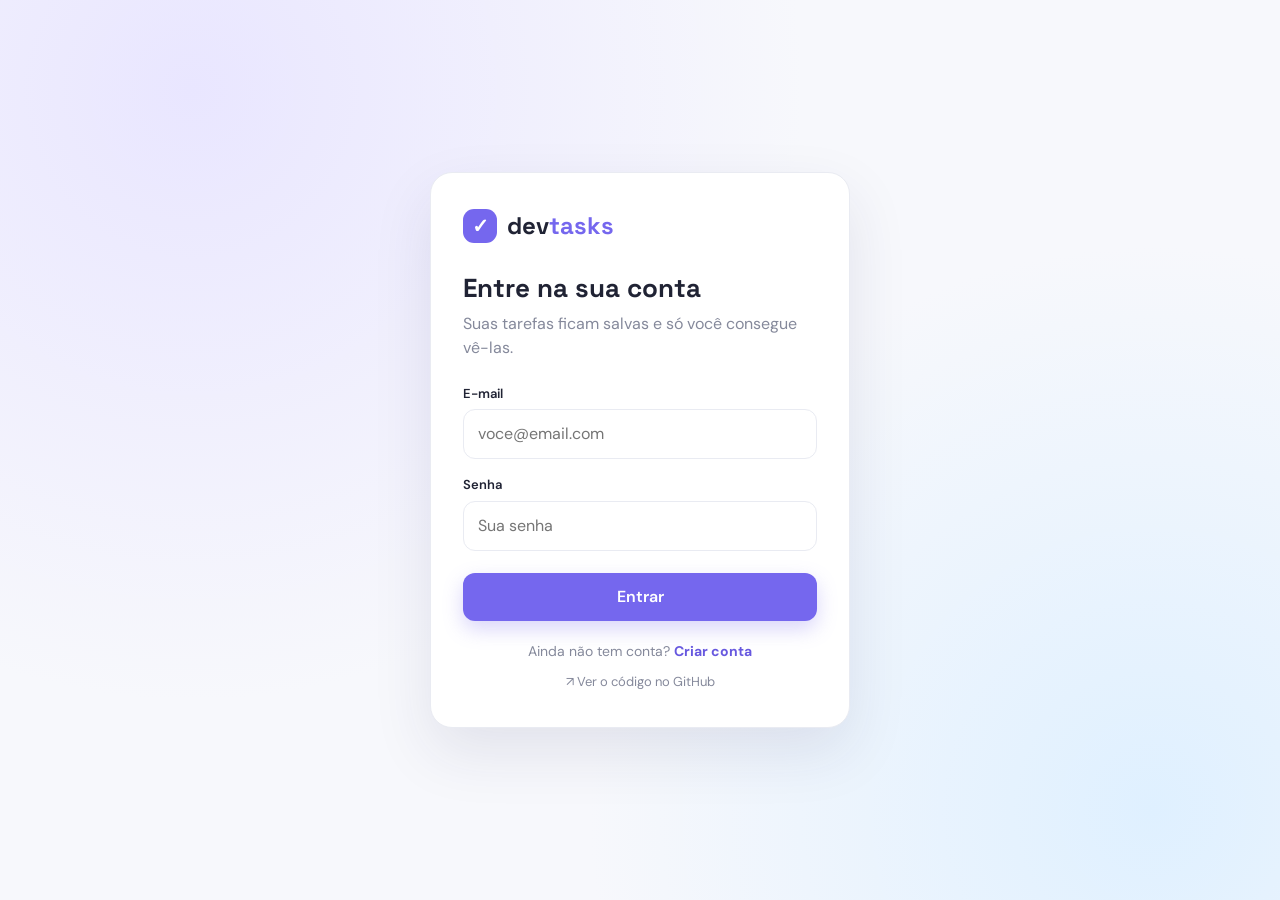
<file: index.html>
<!DOCTYPE html>
<html lang="pt-BR">
<head>
  <meta charset="UTF-8">
  <meta name="viewport" content="width=device-width, initial-scale=1.0">
  <title>DevTasks — Gestão de tarefas</title>
  <meta name="description" content="DevTasks: gerenciador de tarefas com API REST em Java, Spring Boot, JWT e MySQL.">
  <link rel="icon" href="favicon.svg" type="image/svg+xml">
  <link rel="preconnect" href="https://fonts.googleapis.com">
  <link rel="preconnect" href="https://fonts.gstatic.com" crossorigin>
  <link href="https://fonts.googleapis.com/css2?family=DM+Sans:wght@400;500;600;700&family=Space+Grotesk:wght@500;600;700&display=swap" rel="stylesheet">
  <link rel="stylesheet" href="css/style.css">
</head>
<body>

  <!-- aparece só no modo demonstração (GitHub Pages) -->
  <div id="demoBanner" class="demo-banner" role="note" hidden>
    <strong>Modo demonstração:</strong> seus dados ficam só neste navegador. A versão completa roda com API Java (Spring Boot + JWT + MySQL) —
    <a href="https://github.com/ViniZiano/Devtasks" target="_blank" rel="noreferrer">veja o código ↗</a>
  </div>

  <!-- aparece só se o servidor gratuito estiver dormindo e demorar para responder -->
  <div id="wakeNotice" class="demo-banner wake-notice" role="status" aria-live="polite" hidden>
    ⏳ <strong>Acordando o servidor…</strong> O plano gratuito hiberna depois de 15 minutos sem uso, então a primeira resposta leva cerca de 1 minuto.
    Quer ver agora? <a href="?demo">Abra a demonstração</a>.
  </div>

  <!-- ============ TELA DE ENTRADA (login / cadastro) ============ -->
  <main id="authView" class="auth" hidden>
    <section class="auth-card">
      <div class="brand"><span class="brand-mark">✓</span><span>dev<span>tasks</span></span></div>
      <h1 id="authTitle">Entre na sua conta</h1>
      <p class="muted" id="authSubtitle">Suas tarefas ficam salvas e só você consegue vê-las.</p>

      <form id="authForm" novalidate>
        <label class="field" id="nomeField" hidden>
          <span>Nome</span>
          <input id="nome" type="text" autocomplete="name" placeholder="Como quer ser chamado">
        </label>
        <label class="field">
          <span>E-mail</span>
          <input id="email" type="email" autocomplete="email" placeholder="voce@email.com" required>
        </label>
        <label class="field">
          <span>Senha</span>
          <input id="senha" type="password" autocomplete="current-password" placeholder="Sua senha" required>
        </label>
        <p class="form-error" id="authError" role="alert" hidden></p>
        <button class="primary full" id="authSubmit" type="submit">Entrar</button>
      </form>

      <p class="switch">
        <span id="switchText">Ainda não tem conta?</span>
        <button class="link-btn" id="switchBtn" type="button">Criar conta</button>
      </p>
      <a class="repo-link" href="https://github.com/ViniZiano/Devtasks" target="_blank" rel="noreferrer">↗ Ver o código no GitHub</a>
    </section>
  </main>

  <!-- ============ APLICAÇÃO (precisa estar logado) ============ -->
  <div id="appView" class="app" hidden>
    <header class="topbar">
      <div class="brand"><span class="brand-mark">✓</span><span>dev<span>tasks</span></span></div>
      <div class="top-actions">
        <a class="text-link" href="https://github.com/ViniZiano/Devtasks" target="_blank" rel="noreferrer">GitHub ↗</a>
        <div class="avatar" id="avatar" aria-hidden="true">V</div>
        <button class="ghost" id="logoutBtn" type="button">Sair</button>
      </div>
    </header>

    <main class="content">
      <section class="hero">
        <div>
          <p class="eyebrow" id="today"></p>
          <h1>Olá, <span id="userName">você</span> ✦</h1>
          <p class="muted">Organize seu trabalho. Conquiste seus objetivos.</p>
        </div>
        <button class="primary" id="newTaskBtn" type="button">＋ Nova tarefa</button>
      </section>

      <section class="stats" aria-label="Resumo">
        <article class="stat-card"><div class="stat-icon purple">▤</div><div><p>Total</p><h2 id="total">0</h2></div></article>
        <article class="stat-card"><div class="stat-icon orange">◷</div><div><p>Em andamento</p><h2 id="doing">0</h2></div></article>
        <article class="stat-card"><div class="stat-icon green">✓</div><div><p>Concluídas</p><h2 id="done">0</h2></div></article>
        <article class="stat-card"><div class="stat-icon blue">◉</div><div><p>Taxa de conclusão</p><h2 id="rate">0%</h2><div class="mini-progress"><span id="rateBar"></span></div></div></article>
      </section>

      <section class="panel">
        <div class="panel-heading">
          <div><h3>Minhas tarefas</h3><p class="muted">Clique no círculo para concluir; clique no título para editar.</p></div>
        </div>
        <div class="filters" role="tablist">
          <button class="filter active" data-filter="ALL" type="button">Todas</button>
          <button class="filter" data-filter="TODO" type="button">A fazer</button>
          <button class="filter" data-filter="DOING" type="button">Em andamento</button>
          <button class="filter" data-filter="DONE" type="button">Concluídas</button>
        </div>
        <p class="form-error" id="appError" role="alert" hidden></p>
        <div id="taskList" class="task-list" aria-live="polite"></div>
        <p class="empty" id="empty" hidden></p>
      </section>
    </main>
  </div>

  <!-- ============ CRIAR / EDITAR TAREFA ============ -->
  <dialog id="taskDialog">
    <form id="taskForm" method="dialog" novalidate>
      <h3 id="dialogTitle">Nova tarefa</h3>
      <label class="field">
        <span>Título</span>
        <input id="titulo" type="text" maxlength="120" placeholder="O que precisa ser feito?" required>
      </label>
      <label class="field">
        <span>Descrição <small>(opcional)</small></span>
        <textarea id="descricao" rows="3" maxlength="500" placeholder="Detalhes, links, observações…"></textarea>
      </label>
      <label class="field">
        <span>Status</span>
        <select id="statusSelect">
          <option value="TODO">A fazer</option>
          <option value="DOING">Em andamento</option>
          <option value="DONE">Concluída</option>
        </select>
      </label>
      <p class="form-error" id="dialogError" role="alert" hidden></p>
      <div class="dialog-actions">
        <button class="danger" id="deleteBtn" type="button" hidden>Excluir</button>
        <span class="spacer"></span>
        <button class="ghost" id="cancelBtn" type="button">Cancelar</button>
        <button class="primary" id="saveBtn" type="submit">Salvar</button>
      </div>
    </form>
  </dialog>

  <script src="js/config.js"></script>
  <script src="js/demo-api.js"></script>
  <script src="js/app.js"></script>
</body>
</html>
</file>
<file: css/style.css>
:root{
  --brand:#7567ee; --brand-dark:#6758df; --brand-soft:#f0efff;
  --ink:#202334; --muted:#85899b; --line:#e9ebf2; --bg:#f7f8fc; --card:#fff;
  --green:#2fb87a; --orange:#f0a13a; --blue:#4a90e2; --red:#e5484d;
}
*{box-sizing:border-box}
[hidden]{display:none!important}
body{margin:0;background:var(--bg);color:var(--ink);font-family:"DM Sans",system-ui,sans-serif;line-height:1.5}
button,input,select,textarea{font:inherit;color:inherit}
button{cursor:pointer;border:0}
h1,h2,h3{font-family:"Space Grotesk","DM Sans",sans-serif;margin:0}
.muted{color:var(--muted);margin:4px 0 0}

/* marca */
.brand{font:700 24px "Space Grotesk",sans-serif;display:flex;align-items:center;gap:10px}
.brand span span{color:var(--brand)}
.brand-mark{display:grid;place-items:center;width:34px;height:34px;border-radius:11px;background:var(--brand);color:#fff;font-size:20px}

/* botões */
.primary{background:var(--brand);color:#fff;padding:12px 22px;border-radius:12px;font-weight:600;box-shadow:0 8px 20px rgba(117,103,238,.28);transition:.15s}
.primary:hover{background:var(--brand-dark);transform:translateY(-1px)}
.primary:disabled{opacity:.6;cursor:wait;transform:none}
.primary.full{width:100%;margin-top:6px}
.ghost{background:transparent;border:1px solid var(--line);padding:10px 18px;border-radius:12px;font-weight:600;color:var(--muted)}
.ghost:hover{background:var(--brand-soft);color:var(--brand-dark);border-color:transparent}
.danger{background:#fdecec;color:var(--red);padding:10px 18px;border-radius:12px;font-weight:600}
.danger:hover{background:#fbd9da}
.link-btn{background:none;color:var(--brand-dark);font-weight:700;padding:0}
.text-link{color:var(--muted);text-decoration:none;font-weight:600;font-size:14px}
.text-link:hover{color:var(--brand-dark)}
button:focus-visible,a:focus-visible,input:focus-visible,select:focus-visible,textarea:focus-visible{outline:3px solid rgba(117,103,238,.45);outline-offset:2px}

/* formulários */
.field{display:block;margin-bottom:16px}
.field>span{display:block;font-size:13px;font-weight:600;margin-bottom:6px}
.field small{color:var(--muted);font-weight:500}
.field input,.field select,.field textarea{width:100%;padding:12px 14px;border:1px solid var(--line);border-radius:12px;background:#fff;resize:vertical}
.field input:focus,.field select:focus,.field textarea:focus{border-color:var(--brand)}
.form-error{background:#fdecec;color:#b42318;border-radius:10px;padding:10px 14px;font-size:14px;margin:0 0 14px}

/* login */
.auth{min-height:100vh;display:grid;place-items:center;padding:24px;background:radial-gradient(circle at 15% 10%,#e9e6ff 0,transparent 45%),radial-gradient(circle at 90% 90%,#dff0ff 0,transparent 40%),var(--bg)}
.auth-card{width:100%;max-width:420px;background:var(--card);border:1px solid var(--line);border-radius:22px;padding:36px 32px;box-shadow:0 24px 60px rgba(40,40,90,.1)}
.auth-card .brand{margin-bottom:26px}
.auth-card h1{font-size:26px}
.auth-card form{margin-top:24px}
.switch{text-align:center;color:var(--muted);font-size:14px;margin:20px 0 6px}
.repo-link{display:block;text-align:center;font-size:13px;color:var(--muted);text-decoration:none;margin-top:10px}
.repo-link:hover{color:var(--brand-dark)}

/* app */
.topbar{height:72px;background:#fff;border-bottom:1px solid var(--line);display:flex;align-items:center;justify-content:space-between;padding:0 max(20px,5%)}
.top-actions{display:flex;align-items:center;gap:16px}
.avatar{width:38px;height:38px;border-radius:50%;background:var(--brand-soft);color:var(--brand-dark);display:grid;place-items:center;font-weight:700}
.content{max-width:1000px;margin:0 auto;padding:32px 20px 60px}
.hero{display:flex;justify-content:space-between;align-items:center;gap:20px;flex-wrap:wrap;margin-bottom:28px}
.eyebrow{font-size:12px;font-weight:700;letter-spacing:.08em;color:var(--brand-dark);margin:0 0 6px;text-transform:uppercase}
.hero h1{font-size:clamp(28px,5vw,38px)}

.stats{display:grid;grid-template-columns:repeat(auto-fit,minmax(200px,1fr));gap:16px;margin-bottom:24px}
.stat-card{background:var(--card);border:1px solid var(--line);border-radius:18px;padding:18px;display:flex;gap:14px;align-items:center}
.stat-card p{margin:0;color:var(--muted);font-size:13px}
.stat-card h2{font-size:28px}
.stat-icon{width:46px;height:46px;border-radius:14px;display:grid;place-items:center;font-size:20px;flex:none}
.stat-icon.purple{background:#efedff;color:var(--brand)}
.stat-icon.green{background:#e4f7ee;color:var(--green)}
.stat-icon.orange{background:#fdf1de;color:var(--orange)}
.stat-icon.blue{background:#e5f0fc;color:var(--blue)}
.mini-progress{height:6px;width:110px;background:#eceef6;border-radius:99px;margin-top:6px;overflow:hidden}
.mini-progress span{display:block;height:100%;width:0;background:var(--brand);border-radius:99px;transition:width .3s}

.panel{background:var(--card);border:1px solid var(--line);border-radius:20px;padding:24px}
.panel-heading h3{font-size:20px}
.filters{display:flex;gap:8px;flex-wrap:wrap;margin:18px 0}
.filter{background:var(--bg);color:var(--muted);padding:8px 16px;border-radius:99px;font-weight:600;font-size:14px}
.filter:hover{color:var(--brand-dark)}
.filter.active{background:var(--brand);color:#fff}

.task-list{display:flex;flex-direction:column;gap:10px}
.task-row{display:flex;align-items:center;gap:14px;padding:14px 16px;border:1px solid var(--line);border-radius:14px;transition:.15s}
.task-row:hover{border-color:#cfcaff;background:#fcfcff}
.check{width:28px;height:28px;border-radius:50%;border:2px solid #cfd2de;background:#fff;color:#fff;display:grid;place-items:center;font-size:15px;flex:none}
.check:hover{border-color:var(--brand)}
.check.done{background:var(--green);border-color:var(--green)}
.task-info{flex:1;min-width:0;background:none;text-align:left;padding:0}
.task-info strong{display:block;overflow:hidden;text-overflow:ellipsis;white-space:nowrap}
.task-info small{display:block;color:var(--muted);overflow:hidden;text-overflow:ellipsis;white-space:nowrap}
.task-row.is-done .task-info strong{text-decoration:line-through;color:var(--muted)}
.tag{font-size:12px;font-weight:700;padding:5px 12px;border-radius:99px;flex:none}
.tag.TODO{background:#eceef6;color:#666b82}
.tag.DOING{background:#fdf1de;color:#b87514}
.tag.DONE{background:#e4f7ee;color:#1f8a5a}
.empty{text-align:center;color:var(--muted);padding:28px 0 10px;margin:0}

/* diálogo */
dialog{border:0;border-radius:22px;padding:28px;width:min(480px,calc(100% - 32px));box-shadow:0 30px 80px rgba(30,30,70,.25)}
dialog::backdrop{background:rgba(25,27,45,.45)}
dialog h3{font-size:22px;margin-bottom:18px}
.dialog-actions{display:flex;gap:10px;align-items:center;margin-top:6px}
.spacer{flex:1}

@media (max-width:560px){
  .top-actions .text-link{display:none}
  .auth-card{padding:28px 22px}
  .tag{display:none}
  .primary{width:100%}
  .hero .primary{width:auto}
}
@media (prefers-reduced-motion:reduce){*{transition:none!important}}

/* modo demonstração */
.demo-banner{background:var(--brand-soft);color:var(--brand-dark);text-align:center;font-size:13px;font-weight:600;padding:9px 16px}
.demo-banner a{color:inherit;text-decoration:underline}
.wake-notice{background:#fff4d6;color:#6b4a00}
</file>
